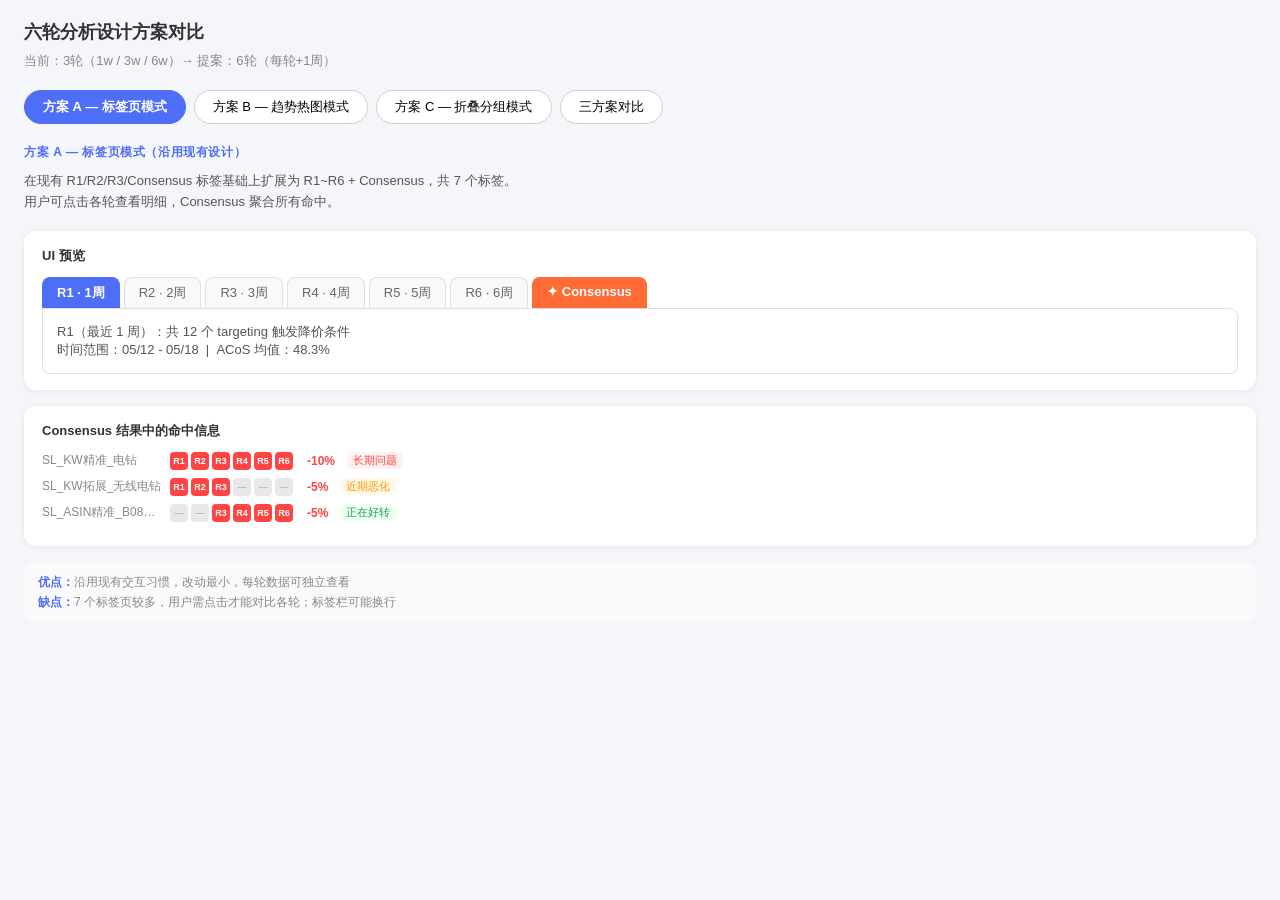
<file: .claude/brainstorm-mockup.html>
<!DOCTYPE html>
<html lang="zh">
<head>
<meta charset="UTF-8">
<title>六轮分析 UI 方案对比</title>
<style>
  * { box-sizing: border-box; margin: 0; padding: 0; }
  body { font-family: 'PingFang SC', 'Microsoft YaHei', sans-serif; background: #f5f6fa; color: #222; }
  h1 { font-size: 18px; padding: 20px 24px 8px; color: #333; }
  .subtitle { font-size: 13px; color: #888; padding: 0 24px 20px; }

  /* ── 方案切换 ── */
  .scheme-bar { display: flex; gap: 8px; padding: 0 24px 20px; }
  .scheme-btn { padding: 7px 18px; border-radius: 20px; border: 1.5px solid #d0d0d0;
    background: #fff; font-size: 13px; cursor: pointer; transition: all .15s; }
  .scheme-btn.active { background: #4f6ef7; color: #fff; border-color: #4f6ef7; font-weight: 600; }

  .scheme { display: none; padding: 0 24px 40px; }
  .scheme.active { display: block; }

  .scheme-label { font-size: 12px; color: #4f6ef7; font-weight: 700; letter-spacing: .05em;
    text-transform: uppercase; margin-bottom: 10px; }
  .scheme-desc { font-size: 13px; color: #555; margin-bottom: 18px; line-height: 1.6; }

  /* ── 通用 card ── */
  .card { background: #fff; border-radius: 12px; padding: 16px 18px;
    box-shadow: 0 1px 6px rgba(0,0,0,.07); margin-bottom: 16px; }
  .card-title { font-size: 13px; font-weight: 600; color: #333; margin-bottom: 12px; }

  /* ── Tab bar ── */
  .tab-bar { display: flex; gap: 4px; flex-wrap: wrap; }
  .tab { padding: 6px 14px; border-radius: 8px 8px 0 0; font-size: 13px; cursor: pointer;
    border: 1.5px solid #e0e0e0; border-bottom: none; background: #f9f9f9; color: #666; }
  .tab.active { background: #4f6ef7; color: #fff; border-color: #4f6ef7; font-weight: 600; }
  .tab.consensus { background: #ff6b35; color: #fff; border-color: #ff6b35; font-weight: 700; }
  .tab-content { border: 1.5px solid #e0e0e0; border-radius: 0 8px 8px 8px;
    padding: 14px; font-size: 13px; color: #555; min-height: 60px; }

  /* ── 命中标签 ── */
  .hit-badge { display: inline-block; padding: 2px 8px; border-radius: 10px;
    font-size: 11px; font-weight: 700; margin: 2px; }
  .hit-6 { background: #ff4444; color: #fff; }
  .hit-5 { background: #ff7700; color: #fff; }
  .hit-4 { background: #ffaa00; color: #fff; }
  .hit-3 { background: #88c057; color: #fff; }
  .hit-2 { background: #4f6ef7; color: #fff; }
  .hit-1 { background: #ccc; color: #fff; }

  /* ── 趋势条 ── */
  .trend-row { display: flex; align-items: center; gap: 8px; margin-bottom: 8px; }
  .trend-label { font-size: 12px; color: #888; width: 120px; flex-shrink: 0;
    overflow: hidden; text-overflow: ellipsis; white-space: nowrap; }
  .trend-dots { display: flex; gap: 3px; }
  .dot { width: 18px; height: 18px; border-radius: 4px; font-size: 9px;
    display: flex; align-items: center; justify-content: center; color: #fff; font-weight: 700; }
  .dot.hit  { background: #ff4444; }
  .dot.miss { background: #e8e8e8; color: #bbb; }
  .dot-label { font-size: 10px; color: #aaa; }
  .trend-adj { font-size: 12px; color: #ff4444; font-weight: 700; margin-left: 6px; }
  .trend-tag { font-size: 11px; padding: 1px 6px; border-radius: 6px; margin-left: 4px; }
  .tag-bad  { background: #fff0f0; color: #ff4444; }
  .tag-good { background: #f0fff4; color: #18a058; }
  .tag-new  { background: #fff8e6; color: #ff9900; }

  /* ── 置信度 ── */
  .conf-bar { display: flex; align-items: center; gap: 6px; }
  .conf-fill { height: 8px; border-radius: 4px; }
  .conf-6 { width: 100%; background: #ff4444; }
  .conf-5 { width: 83%;  background: #ff7700; }
  .conf-4 { width: 67%;  background: #ffaa00; }
  .conf-3 { width: 50%;  background: #88c057; }
  .conf-2 { width: 33%;  background: #4f6ef7; }
  .conf-text { font-size: 12px; color: #888; }

  /* ── 对比表 ── */
  table { width: 100%; border-collapse: collapse; font-size: 13px; }
  th { background: #f0f2ff; padding: 8px 10px; text-align: left; font-weight: 600; color: #4f6ef7; }
  td { padding: 7px 10px; border-bottom: 1px solid #f0f0f0; color: #444; }
  tr:last-child td { border: none; }
  .pro  { color: #18a058; font-weight: 600; }
  .con  { color: #ff4444; }
  .rec  { background: #f0f5ff; }

  .divider { height: 1px; background: #f0f0f0; margin: 16px 0; }
  .note { font-size: 12px; color: #888; background: #fafafa; border-radius: 8px;
    padding: 10px 14px; margin-top: 10px; line-height: 1.7; }
  .note b { color: #4f6ef7; }
</style>
</head>
<body>

<h1>六轮分析设计方案对比</h1>
<p class="subtitle">当前：3轮（1w / 3w / 6w）→ 提案：6轮（每轮+1周）</p>

<div class="scheme-bar">
  <button class="scheme-btn active" onclick="showScheme('A')">方案 A — 标签页模式</button>
  <button class="scheme-btn" onclick="showScheme('B')">方案 B — 趋势热图模式</button>
  <button class="scheme-btn" onclick="showScheme('C')">方案 C — 折叠分组模式</button>
  <button class="scheme-btn" onclick="showScheme('compare')">三方案对比</button>
</div>

<!-- ══════════════════════════════════════════════════════════ -->
<!-- 方案 A -->
<!-- ══════════════════════════════════════════════════════════ -->
<div class="scheme active" id="scheme-A">
  <div class="scheme-label">方案 A — 标签页模式（沿用现有设计）</div>
  <div class="scheme-desc">
    在现有 R1/R2/R3/Consensus 标签基础上扩展为 R1~R6 + Consensus，共 7 个标签。<br>
    用户可点击各轮查看明细，Consensus 聚合所有命中。
  </div>

  <div class="card">
    <div class="card-title">UI 预览</div>
    <div class="tab-bar">
      <div class="tab active">R1 · 1周</div>
      <div class="tab">R2 · 2周</div>
      <div class="tab">R3 · 3周</div>
      <div class="tab">R4 · 4周</div>
      <div class="tab">R5 · 5周</div>
      <div class="tab">R6 · 6周</div>
      <div class="tab consensus">✦ Consensus</div>
    </div>
    <div class="tab-content">
      R1（最近 1 周）：共 12 个 targeting 触发降价条件<br>
      时间范围：05/12 - 05/18 &nbsp;|&nbsp; ACoS 均值：48.3%
    </div>
  </div>

  <div class="card">
    <div class="card-title">Consensus 结果中的命中信息</div>
    <div class="trend-row">
      <div class="trend-label">SL_KW精准_电钻</div>
      <div class="trend-dots">
        <div class="dot hit">R1</div><div class="dot hit">R2</div>
        <div class="dot hit">R3</div><div class="dot hit">R4</div>
        <div class="dot hit">R5</div><div class="dot hit">R6</div>
      </div>
      <span class="trend-adj">-10%</span>
      <span class="trend-tag tag-bad">长期问题</span>
    </div>
    <div class="trend-row">
      <div class="trend-label">SL_KW拓展_无线电钻</div>
      <div class="trend-dots">
        <div class="dot hit">R1</div><div class="dot hit">R2</div>
        <div class="dot hit">R3</div><div class="dot miss">—</div>
        <div class="dot miss">—</div><div class="dot miss">—</div>
      </div>
      <span class="trend-adj">-5%</span>
      <span class="trend-tag tag-new">近期恶化</span>
    </div>
    <div class="trend-row">
      <div class="trend-label">SL_ASIN精准_B08XYZ</div>
      <div class="trend-dots">
        <div class="dot miss">—</div><div class="dot miss">—</div>
        <div class="dot hit">R3</div><div class="dot hit">R4</div>
        <div class="dot hit">R5</div><div class="dot hit">R6</div>
      </div>
      <span class="trend-adj">-5%</span>
      <span class="trend-tag tag-good">正在好转</span>
    </div>
  </div>

  <div class="note">
    <b>优点：</b>沿用现有交互习惯，改动最小，每轮数据可独立查看<br>
    <b>缺点：</b>7 个标签页较多，用户需点击才能对比各轮；标签栏可能换行
  </div>
</div>

<!-- ══════════════════════════════════════════════════════════ -->
<!-- 方案 B -->
<!-- ══════════════════════════════════════════════════════════ -->
<div class="scheme" id="scheme-B">
  <div class="scheme-label">方案 B — 趋势热图模式（主推 Consensus，各轮降为辅助信息）</div>
  <div class="scheme-desc">
    不展示 R1~R6 各独立标签，只展示 Consensus 结果。<br>
    每条 targeting 用热图色块显示命中了哪几轮，命中数即置信度。
  </div>

  <div class="card">
    <div class="card-title">Consensus 列表（热图视图）</div>
    <div style="display:flex;gap:8px;margin-bottom:10px;font-size:11px;color:#888;">
      <span>命中轮次热图：</span>
      <span style="display:flex;gap:3px;align-items:center;">
        <div class="dot hit" style="font-size:9px">●</div><span>命中</span>
        <div class="dot miss" style="font-size:9px;margin-left:6px">○</div><span>未中</span>
      </span>
      <span style="margin-left:auto;">R1=近1周 … R6=近6周</span>
    </div>

    <div style="display:flex;font-size:11px;color:#aaa;margin-bottom:4px;">
      <div style="width:160px"></div>
      <div style="display:flex;gap:3px;">
        <div style="width:18px;text-align:center;">R6</div>
        <div style="width:18px;text-align:center;">R5</div>
        <div style="width:18px;text-align:center;">R4</div>
        <div style="width:18px;text-align:center;">R3</div>
        <div style="width:18px;text-align:center;">R2</div>
        <div style="width:18px;text-align:center;">R1</div>
      </div>
      <div style="width:50px;text-align:right;margin-left:8px;">降幅</div>
      <div style="margin-left:8px;">趋势</div>
    </div>

    <div class="trend-row">
      <div class="trend-label">SL_KW精准_电钻</div>
      <div class="trend-dots">
        <div class="dot hit"></div><div class="dot hit"></div><div class="dot hit"></div>
        <div class="dot hit"></div><div class="dot hit"></div><div class="dot hit"></div>
      </div>
      <span class="trend-adj" style="width:40px;">-10%</span>
      <span class="trend-tag tag-bad">长期持续</span>
    </div>
    <div class="trend-row">
      <div class="trend-label">SL_KW拓展_无线电钻</div>
      <div class="trend-dots">
        <div class="dot miss"></div><div class="dot miss"></div><div class="dot miss"></div>
        <div class="dot hit"></div><div class="dot hit"></div><div class="dot hit"></div>
      </div>
      <span class="trend-adj" style="width:40px;">-5%</span>
      <span class="trend-tag tag-new">近期恶化</span>
    </div>
    <div class="trend-row">
      <div class="trend-label">DL_ASIN精准_B08XYZ</div>
      <div class="trend-dots">
        <div class="dot hit"></div><div class="dot hit"></div><div class="dot hit"></div>
        <div class="dot miss"></div><div class="dot miss"></div><div class="dot miss"></div>
      </div>
      <span class="trend-adj" style="width:40px;">-5%</span>
      <span class="trend-tag tag-good">正在好转</span>
    </div>
    <div class="trend-row">
      <div class="trend-label">SL_KW精准_锂电钻</div>
      <div class="trend-dots">
        <div class="dot hit"></div><div class="dot miss"></div><div class="dot hit"></div>
        <div class="dot miss"></div><div class="dot hit"></div><div class="dot miss"></div>
      </div>
      <span class="trend-adj" style="width:40px;">-5%</span>
      <span class="trend-tag" style="background:#f5f0ff;color:#7c3aed;">间断波动</span>
    </div>

    <div class="divider"></div>

    <div class="card-title">置信度说明（命中轮数/6）</div>
    <div style="display:flex;flex-direction:column;gap:6px;margin-top:4px;">
      <div class="conf-bar"><span class="hit-badge hit-6">6/6</span><div class="conf-fill conf-6"></div><span class="conf-text">极高置信，长期问题</span></div>
      <div class="conf-bar"><span class="hit-badge hit-5">5/6</span><div class="conf-fill conf-5"></div><span class="conf-text">很高置信</span></div>
      <div class="conf-bar"><span class="hit-badge hit-4">4/6</span><div class="conf-fill conf-4"></div><span class="conf-text">较高置信</span></div>
      <div class="conf-bar"><span class="hit-badge hit-3">3/6</span><div class="conf-fill conf-3"></div><span class="conf-text">中等置信（门槛线）</span></div>
      <div class="conf-bar"><span class="hit-badge hit-2">2/6</span><div class="conf-fill conf-2"></div><span class="conf-text">低置信，谨慎参考</span></div>
    </div>
  </div>

  <div class="note">
    <b>优点：</b>一屏看清每条 targeting 的时间趋势，信息密度高；命中数即置信度，决策依据直观<br>
    <b>缺点：</b>各轮明细数据不可见（需要额外入口），改动前端较多
  </div>
</div>

<!-- ══════════════════════════════════════════════════════════ -->
<!-- 方案 C -->
<!-- ══════════════════════════════════════════════════════════ -->
<div class="scheme" id="scheme-C">
  <div class="scheme-label">方案 C — 折叠分组模式（Consensus 主视图 + 各轮按需展开）</div>
  <div class="scheme-desc">
    主界面只展示 Consensus，上方有 R1~R6 的摘要数字。<br>
    点击任意轮次数字可展开该轮详情（Accordion 折叠）。
  </div>

  <div class="card">
    <div class="card-title">轮次摘要栏（点击展开）</div>
    <div style="display:flex;gap:8px;flex-wrap:wrap;margin-bottom:12px;">
      <div style="flex:1;min-width:80px;border:1.5px solid #e0e0e0;border-radius:8px;padding:10px;text-align:center;cursor:pointer;">
        <div style="font-size:11px;color:#888;">R1 · 1周</div>
        <div style="font-size:20px;font-weight:700;color:#ff4444;">12</div>
        <div style="font-size:10px;color:#aaa;">条建议</div>
      </div>
      <div style="flex:1;min-width:80px;border:1.5px solid #e0e0e0;border-radius:8px;padding:10px;text-align:center;cursor:pointer;">
        <div style="font-size:11px;color:#888;">R2 · 2周</div>
        <div style="font-size:20px;font-weight:700;color:#ff7700;">18</div>
        <div style="font-size:10px;color:#aaa;">条建议</div>
      </div>
      <div style="flex:1;min-width:80px;border:1.5px solid #e0e0e0;border-radius:8px;padding:10px;text-align:center;cursor:pointer;">
        <div style="font-size:11px;color:#888;">R3 · 3周</div>
        <div style="font-size:20px;font-weight:700;color:#ffaa00;">21</div>
        <div style="font-size:10px;color:#aaa;">条建议</div>
      </div>
      <div style="flex:1;min-width:80px;border:1.5px solid #e0e0e0;border-radius:8px;padding:10px;text-align:center;cursor:pointer;">
        <div style="font-size:11px;color:#888;">R4 · 4周</div>
        <div style="font-size:20px;font-weight:700;color:#88c057;">24</div>
        <div style="font-size:10px;color:#aaa;">条建议</div>
      </div>
      <div style="flex:1;min-width:80px;border:1.5px solid #e0e0e0;border-radius:8px;padding:10px;text-align:center;cursor:pointer;">
        <div style="font-size:11px;color:#888;">R5 · 5周</div>
        <div style="font-size:20px;font-weight:700;color:#4f6ef7;">27</div>
        <div style="font-size:10px;color:#aaa;">条建议</div>
      </div>
      <div style="flex:1;min-width:80px;border:1.5px solid #e0e0e0;border-radius:8px;padding:10px;text-align:center;cursor:pointer;">
        <div style="font-size:11px;color:#888;">R6 · 6周</div>
        <div style="font-size:20px;font-weight:700;color:#4f6ef7;">29</div>
        <div style="font-size:10px;color:#aaa;">条建议</div>
      </div>
    </div>

    <div style="border:1.5px solid #ff6b35;border-radius:8px;padding:12px;">
      <div style="font-size:13px;font-weight:700;color:#ff6b35;margin-bottom:8px;">
        ✦ Consensus &nbsp;<span style="font-weight:400;font-size:12px;color:#888;">共 9 条（≥3/6 轮命中）</span>
      </div>
      <div class="trend-row">
        <div class="trend-label">SL_KW精准_电钻</div>
        <div class="trend-dots">
          <div class="dot hit"></div><div class="dot hit"></div><div class="dot hit"></div>
          <div class="dot hit"></div><div class="dot hit"></div><div class="dot hit"></div>
        </div>
        <span class="trend-adj">-10%</span>
      </div>
      <div class="trend-row">
        <div class="trend-label">DL_KW拓展_无线</div>
        <div class="trend-dots">
          <div class="dot miss"></div><div class="dot miss"></div><div class="dot miss"></div>
          <div class="dot hit"></div><div class="dot hit"></div><div class="dot hit"></div>
        </div>
        <span class="trend-adj">-5%</span>
      </div>
    </div>
  </div>

  <div class="note">
    <b>优点：</b>主界面简洁，各轮数据按需查看，灵活性强；卡片数字一眼看出各轮建议量趋势<br>
    <b>缺点：</b>改动量最大，交互逻辑较复杂
  </div>
</div>

<!-- ══════════════════════════════════════════════════════════ -->
<!-- 对比 -->
<!-- ══════════════════════════════════════════════════════════ -->
<div class="scheme" id="scheme-compare">
  <div class="scheme-label">三方案对比总览</div>
  <div class="card">
    <table>
      <tr>
        <th>维度</th>
        <th>方案 A · 标签页</th>
        <th>方案 B · 热图</th>
        <th class="rec">方案 C · 折叠分组</th>
      </tr>
      <tr>
        <td>前端改动量</td>
        <td class="pro">小（沿用现有）</td>
        <td>中</td>
        <td class="con">大</td>
      </tr>
      <tr>
        <td>信息密度</td>
        <td>低（需点击切换）</td>
        <td class="pro">高（一屏全览）</td>
        <td>中（主次分明）</td>
      </tr>
      <tr>
        <td>趋势可读性</td>
        <td class="con">差（需对比多个 tab）</td>
        <td class="pro">最好</td>
        <td>好</td>
      </tr>
      <tr>
        <td>Tab 数量</td>
        <td class="con">7 个（可能拥挤）</td>
        <td class="pro">1 个（只有 Consensus）</td>
        <td>1 主 + 6 折叠</td>
      </tr>
      <tr>
        <td>各轮明细可见</td>
        <td class="pro">全可见</td>
        <td class="con">不可见</td>
        <td class="pro">可展开</td>
      </tr>
      <tr>
        <td>适合场景</td>
        <td>需要逐轮审查</td>
        <td>快速决策</td>
        <td class="rec">兼顾概览与明细</td>
      </tr>
    </table>
  </div>
  <div class="note" style="margin:0 0 0 0;">
    <b>推荐：</b>方案 B（热图）用于 Consensus 主视图，命中热图 + 趋势标签让决策依据一目了然。<br>
    各轮明细可在 Consensus 页内点击行展开，或保留少量关键轮次（R1 / R3 / R6）的标签页供参考。
  </div>
</div>

<script>
  function showScheme(id) {
    document.querySelectorAll('.scheme').forEach(el => el.classList.remove('active'));
    document.querySelectorAll('.scheme-btn').forEach(el => el.classList.remove('active'));
    document.getElementById('scheme-' + id).classList.add('active');
    event.target.classList.add('active');
  }
</script>
</body>
</html>
</file>
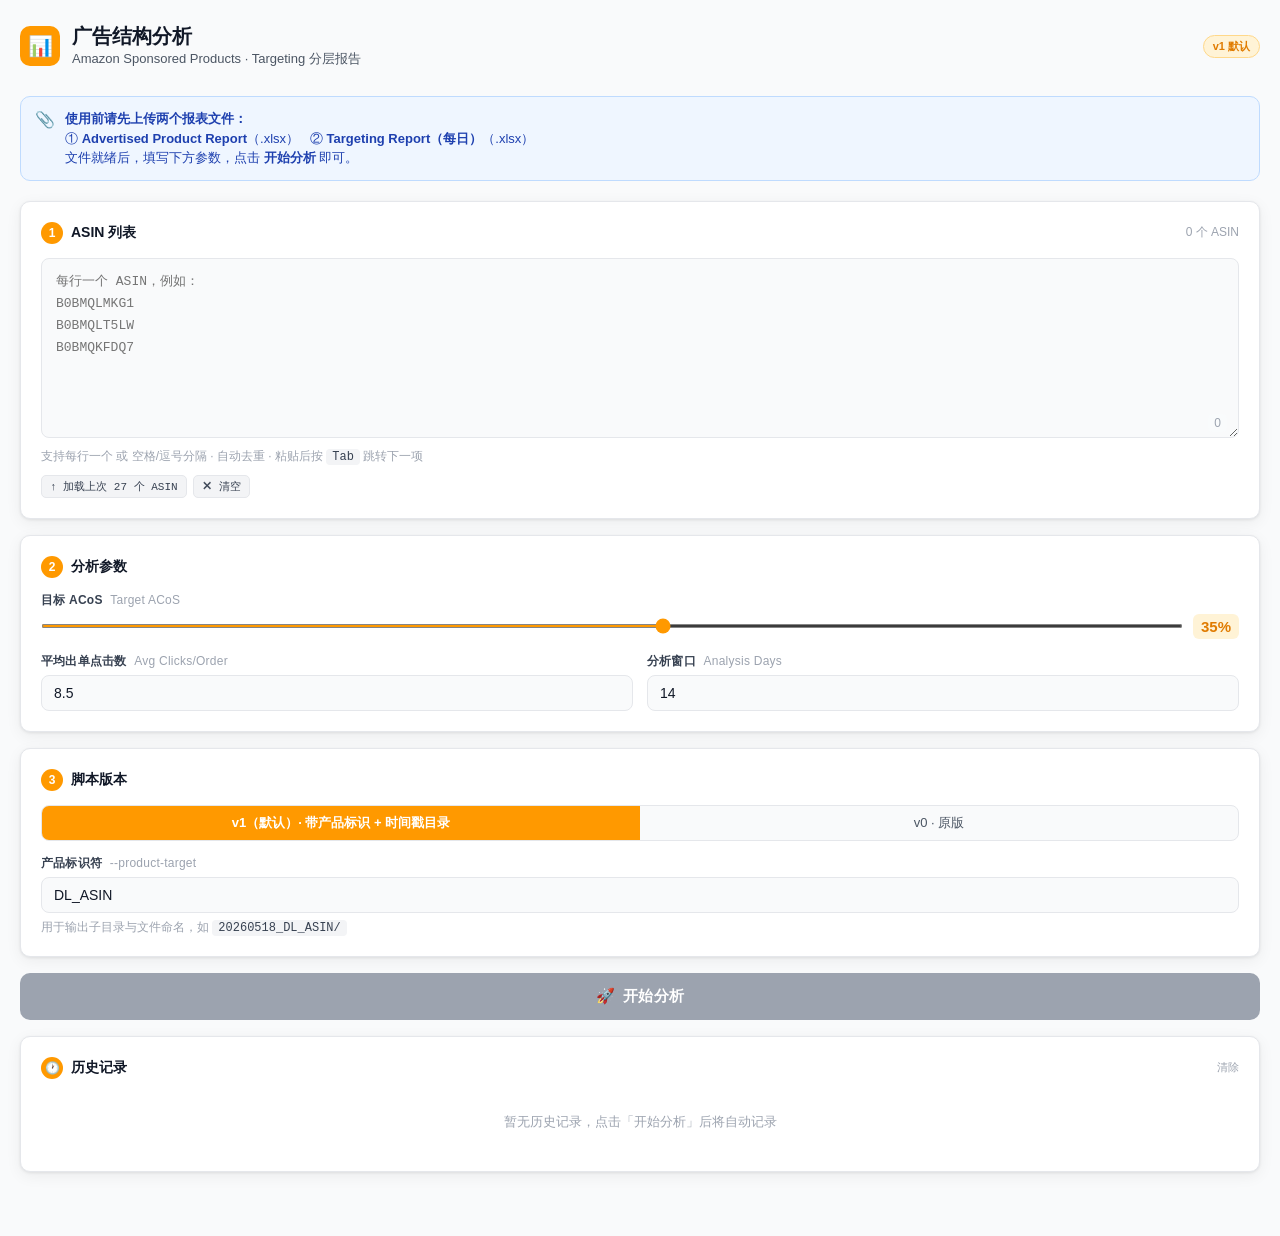
<file: run_targeting_structure_report/targeting_report_launcher.html>
<!DOCTYPE html>
<html lang="zh-CN">
<head>
<meta charset="UTF-8">
<meta name="viewport" content="width=device-width, initial-scale=1.0">
<title>广告结构分析 · 快速启动</title>
<style>
  :root {
    color-scheme: light;
    --orange: #FF9900;
    --orange-dark: #e07b00;
    --orange-light: #FFF3D6;
    --blue: #146EB4;
    --green: #1a7f4f;
    --green-bg: #edfaf3;
    --red: #c0392b;
    --red-bg: #fdf0ef;
    --gray-50: #f9fafb;
    --gray-100: #f3f4f6;
    --gray-200: #e5e7eb;
    --gray-400: #9ca3af;
    --gray-600: #4b5563;
    --gray-700: #374151;
    --gray-900: #111827;
    --radius: 10px;
    --shadow: 0 1px 3px rgba(0,0,0,.08), 0 4px 16px rgba(0,0,0,.06);
  }

  * { box-sizing: border-box; margin: 0; padding: 0; }

  body {
    font-family: -apple-system, BlinkMacSystemFont, 'Segoe UI', sans-serif;
    background: var(--gray-50);
    color: var(--gray-900);
    min-height: 100vh;
    padding: 24px 20px 48px;
  }

  /* ── Header ── */
  .header {
    display: flex;
    align-items: center;
    gap: 12px;
    margin-bottom: 28px;
  }
  .logo {
    width: 40px; height: 40px;
    background: var(--orange);
    border-radius: 10px;
    display: flex; align-items: center; justify-content: center;
    font-size: 20px;
    flex-shrink: 0;
  }
  .header h1 {
    font-size: 20px;
    font-weight: 700;
    color: var(--gray-900);
    line-height: 1.2;
  }
  .header p {
    font-size: 13px;
    color: var(--gray-600);
    margin-top: 2px;
  }
  .version-badge {
    margin-left: auto;
    background: var(--orange-light);
    color: var(--orange-dark);
    font-size: 11px;
    font-weight: 600;
    padding: 3px 9px;
    border-radius: 20px;
    border: 1px solid #ffd88a;
    white-space: nowrap;
  }

  /* ── Reminder Banner ── */
  .banner {
    background: #eff6ff;
    border: 1px solid #bfdbfe;
    border-radius: var(--radius);
    padding: 12px 14px;
    margin-bottom: 20px;
    display: flex;
    gap: 10px;
    align-items: flex-start;
  }
  .banner-icon { font-size: 16px; flex-shrink: 0; margin-top: 1px; }
  .banner p { font-size: 13px; color: #1e40af; line-height: 1.5; }
  .banner strong { font-weight: 600; }

  /* ── Cards ── */
  .card {
    background: #fff;
    border: 1px solid var(--gray-200);
    border-radius: var(--radius);
    padding: 20px;
    margin-bottom: 16px;
    box-shadow: var(--shadow);
  }
  .card-header {
    display: flex;
    align-items: center;
    gap: 8px;
    margin-bottom: 14px;
  }
  .card-num {
    width: 22px; height: 22px;
    background: var(--orange);
    color: #fff;
    border-radius: 50%;
    font-size: 12px;
    font-weight: 700;
    display: flex; align-items: center; justify-content: center;
    flex-shrink: 0;
  }
  .card-title {
    font-size: 14px;
    font-weight: 600;
    color: var(--gray-900);
  }
  .card-sub {
    font-size: 12px;
    color: var(--gray-400);
    margin-left: auto;
  }

  /* ── ASIN Textarea ── */
  .asin-wrap { position: relative; }
  textarea {
    width: 100%;
    font-family: 'SF Mono', 'Fira Code', monospace;
    font-size: 13px;
    line-height: 1.7;
    border: 1.5px solid var(--gray-200);
    border-radius: 8px;
    padding: 12px 14px;
    resize: vertical;
    min-height: 180px;
    color: var(--gray-900);
    background: var(--gray-50);
    transition: border-color .15s;
    outline: none;
  }
  textarea:focus { border-color: var(--orange); background: #fff; }
  .asin-counter {
    position: absolute;
    bottom: 10px; right: 12px;
    font-size: 12px;
    color: var(--gray-400);
    pointer-events: none;
    background: rgba(249,250,251,.85);
    padding: 2px 6px;
    border-radius: 4px;
  }
  .asin-counter.has-asins { color: var(--orange-dark); font-weight: 600; }

  /* ── Paste helpers ── */
  .paste-hint {
    font-size: 12px;
    color: var(--gray-400);
    margin-top: 6px;
  }
  .paste-hint span {
    display: inline-block;
    background: var(--gray-100);
    border-radius: 4px;
    padding: 1px 6px;
    font-family: monospace;
    color: var(--gray-700);
  }

  /* ── Quick ASIN chips ── */
  .quick-asins {
    display: flex;
    flex-wrap: wrap;
    gap: 6px;
    margin-top: 10px;
  }
  .chip {
    font-size: 11px;
    background: var(--gray-100);
    border: 1px solid var(--gray-200);
    border-radius: 5px;
    padding: 3px 8px;
    cursor: pointer;
    color: var(--gray-700);
    font-family: monospace;
    transition: background .1s;
    user-select: none;
  }
  .chip:hover { background: var(--orange-light); border-color: var(--orange); color: var(--orange-dark); }
  .chip.active { background: var(--orange); color: #fff; border-color: var(--orange); }

  /* ── Param grid ── */
  .param-grid {
    display: grid;
    grid-template-columns: 1fr 1fr;
    gap: 14px;
  }
  .param-group { display: flex; flex-direction: column; gap: 5px; }
  .param-group.full { grid-column: 1 / -1; }
  label {
    font-size: 12px;
    font-weight: 600;
    color: var(--gray-700);
    letter-spacing: .02em;
  }
  .label-hint {
    font-weight: 400;
    color: var(--gray-400);
    margin-left: 4px;
  }
  input[type="number"], input[type="text"] {
    width: 100%;
    padding: 9px 12px;
    font-size: 14px;
    border: 1.5px solid var(--gray-200);
    border-radius: 8px;
    background: var(--gray-50);
    color: var(--gray-900);
    outline: none;
    transition: border-color .15s;
  }
  input:focus { border-color: var(--orange); background: #fff; }

  /* ── ACoS slider ── */
  .acos-row { display: flex; align-items: center; gap: 10px; }
  .acos-row input[type="range"] {
    flex: 1;
    accent-color: var(--orange);
    cursor: pointer;
    height: 4px;
    padding: 0;
    border: none;
    background: transparent;
  }
  .acos-display {
    min-width: 46px;
    text-align: center;
    font-size: 15px;
    font-weight: 700;
    color: var(--orange-dark);
    background: var(--orange-light);
    border-radius: 6px;
    padding: 4px 8px;
  }

  /* ── Version toggle ── */
  .version-toggle {
    display: flex;
    gap: 0;
    border: 1.5px solid var(--gray-200);
    border-radius: 8px;
    overflow: hidden;
    background: var(--gray-50);
  }
  .ver-btn {
    flex: 1;
    padding: 8px;
    font-size: 13px;
    font-weight: 500;
    cursor: pointer;
    border: none;
    background: transparent;
    color: var(--gray-600);
    transition: all .15s;
  }
  .ver-btn.active {
    background: var(--orange);
    color: #fff;
    font-weight: 600;
  }

  /* ── v1 extra field ── */
  #v1-fields {
    margin-top: 14px;
    display: none;
  }
  #v1-fields.show { display: block; }

  /* ── Run button ── */
  .run-btn {
    width: 100%;
    padding: 14px;
    background: var(--orange);
    color: #fff;
    font-size: 15px;
    font-weight: 700;
    border: none;
    border-radius: 10px;
    cursor: pointer;
    display: flex;
    align-items: center;
    justify-content: center;
    gap: 8px;
    transition: background .15s, transform .1s;
    letter-spacing: .02em;
    margin-top: 4px;
  }
  .run-btn:hover { background: var(--orange-dark); }
  .run-btn:active { transform: scale(.98); }
  .run-btn:disabled { background: var(--gray-400); cursor: not-allowed; transform: none; }

  /* ── Preview box ── */
  .preview-card {
    background: var(--gray-900);
    border-radius: var(--radius);
    padding: 16px;
    margin-top: 16px;
    display: none;
  }
  .preview-card.show { display: block; }
  .preview-label {
    font-size: 11px;
    font-weight: 600;
    color: var(--gray-400);
    letter-spacing: .08em;
    text-transform: uppercase;
    margin-bottom: 10px;
  }
  .preview-text {
    font-family: 'SF Mono', 'Fira Code', monospace;
    font-size: 12px;
    color: #e5e7eb;
    line-height: 1.7;
    white-space: pre-wrap;
    word-break: break-all;
  }
  .preview-text .kw { color: #93c5fd; }
  .preview-text .val { color: #86efac; }
  .preview-text .num { color: #fde68a; }

  /* ── Stats strip ── */
  .stats-strip {
    display: flex;
    gap: 10px;
    margin-bottom: 16px;
    flex-wrap: wrap;
  }
  .stat-pill {
    background: #fff;
    border: 1px solid var(--gray-200);
    border-radius: 8px;
    padding: 10px 14px;
    flex: 1;
    min-width: 100px;
    box-shadow: var(--shadow);
  }
  .stat-pill .sl { font-size: 11px; color: var(--gray-400); margin-bottom: 2px; }
  .stat-pill .sv { font-size: 17px; font-weight: 700; color: var(--gray-900); }
  .stat-pill .sv.orange { color: var(--orange-dark); }
  .stat-pill .sv.green { color: var(--green); }
  .stat-pill .sv.red { color: var(--red); }

  /* ── History section ── */
  .history-item {
    display: flex;
    align-items: center;
    gap: 10px;
    padding: 10px 0;
    border-bottom: 1px solid var(--gray-100);
    font-size: 13px;
    color: var(--gray-700);
  }
  .history-item:last-child { border-bottom: none; }
  .history-dot {
    width: 8px; height: 8px;
    border-radius: 50%;
    background: var(--green);
    flex-shrink: 0;
  }
  .history-time { color: var(--gray-400); font-size: 12px; margin-left: auto; }

  .empty-history {
    text-align: center;
    padding: 20px;
    color: var(--gray-400);
    font-size: 13px;
  }
</style>
</head>
<body>

<!-- Header -->
<div class="header">
  <div class="logo">📊</div>
  <div>
    <h1>广告结构分析</h1>
    <p>Amazon Sponsored Products · Targeting 分层报告</p>
  </div>
  <div class="version-badge" id="active-version-badge">v1 默认</div>
</div>

<!-- File reminder -->
<div class="banner">
  <div class="banner-icon">📎</div>
  <p>
    <strong>使用前请先上传两个报表文件：</strong><br>
    ① <strong>Advertised Product Report</strong>（.xlsx）&nbsp;&nbsp;
    ② <strong>Targeting Report（每日）</strong>（.xlsx）<br>
    文件就绪后，填写下方参数，点击 <strong>开始分析</strong> 即可。
  </p>
</div>

<!-- Last run stats (populated from localStorage) -->
<div class="stats-strip" id="stats-strip" style="display:none">
  <div class="stat-pill">
    <div class="sl">上次 ACoS</div>
    <div class="sv orange" id="stat-acos">—</div>
  </div>
  <div class="stat-pill">
    <div class="sl">日均订单</div>
    <div class="sv green" id="stat-orders">—</div>
  </div>
  <div class="stat-pill">
    <div class="sl">无效花费占比</div>
    <div class="sv red" id="stat-waste">—</div>
  </div>
  <div class="stat-pill">
    <div class="sl">有效投放</div>
    <div class="sv" id="stat-effective">—</div>
  </div>
</div>

<!-- Card 1: ASINs -->
<div class="card">
  <div class="card-header">
    <div class="card-num">1</div>
    <div class="card-title">ASIN 列表</div>
    <div class="card-sub" id="asin-sub">0 个 ASIN</div>
  </div>

  <div class="asin-wrap">
    <textarea id="asin-input" placeholder="每行一个 ASIN，例如：&#10;B0BMQLMKG1&#10;B0BMQLT5LW&#10;B0BMQKFDQ7" spellcheck="false"></textarea>
    <div class="asin-counter" id="asin-counter">0</div>
  </div>
  <p class="paste-hint">支持每行一个 或 空格/逗号分隔 · 自动去重 · 粘贴后按 <span>Tab</span> 跳转下一项</p>

  <div class="quick-asins" id="quick-asins">
    <!-- Chips rendered by JS -->
  </div>
</div>

<!-- Card 2: Parameters -->
<div class="card">
  <div class="card-header">
    <div class="card-num">2</div>
    <div class="card-title">分析参数</div>
  </div>

  <div class="param-grid">
    <!-- Target ACoS -->
    <div class="param-group full">
      <label>目标 ACoS <span class="label-hint">Target ACoS</span></label>
      <div class="acos-row">
        <input type="range" id="acos-slider" min="5" max="60" step="1" value="35">
        <div class="acos-display" id="acos-display">35%</div>
      </div>
    </div>

    <!-- Avg clicks -->
    <div class="param-group">
      <label>平均出单点击数 <span class="label-hint">Avg Clicks/Order</span></label>
      <input type="number" id="clicks-input" value="8.5" min="1" max="100" step="0.5">
    </div>

    <!-- Analysis days -->
    <div class="param-group">
      <label>分析窗口 <span class="label-hint">Analysis Days</span></label>
      <input type="number" id="days-input" value="14" min="7" max="60" step="1">
    </div>
  </div>
</div>

<!-- Card 3: Version & product target -->
<div class="card">
  <div class="card-header">
    <div class="card-num">3</div>
    <div class="card-title">脚本版本</div>
  </div>

  <div class="version-toggle">
    <button class="ver-btn active" data-ver="v1" onclick="setVersion('v1')">v1（默认）· 带产品标识 + 时间戳目录</button>
    <button class="ver-btn" data-ver="v0" onclick="setVersion('v0')">v0 · 原版</button>
  </div>

  <div id="v1-fields" class="show">
    <div class="param-group" style="margin-top:14px">
      <label>产品标识符 <span class="label-hint">--product-target</span></label>
      <input type="text" id="product-target" value="DL_ASIN" placeholder="如 DL_ASIN、SL_KW、BRAND_KW">
    </div>
    <p class="paste-hint" style="margin-top:6px">用于输出子目录与文件命名，如 <span>20260518_DL_ASIN/</span></p>
  </div>
</div>

<!-- Run button -->
<button class="run-btn" id="run-btn" onclick="runAnalysis()">
  <span>🚀</span> 开始分析
</button>

<!-- Command preview -->
<div class="preview-card" id="preview-card">
  <div class="preview-label">将发送给 Claude 的指令预览</div>
  <div class="preview-text" id="preview-text"></div>
</div>

<!-- History card -->
<div class="card" style="margin-top:16px">
  <div class="card-header">
    <div class="card-num">🕐</div>
    <div class="card-title">历史记录</div>
    <button style="margin-left:auto;font-size:11px;background:none;border:none;color:var(--gray-400);cursor:pointer" onclick="clearHistory()">清除</button>
  </div>
  <div id="history-list">
    <div class="empty-history">暂无历史记录</div>
  </div>
</div>

<script>
// ── State ──
let currentVersion = 'v1';

const LAST_27 = [
  'B0BMQLMKG1','B0BMQLT5LW','B0BMQKFDQ7','B0CCD43X84','B0BMQL779Q',
  'B0CDBV251P','B0FWJWJBMW','B0G1S3B39S','B0G1S91KDN','B0BMQQ74H2',
  'B09VGHLFCJ','B0BMQL4HQJ','B0CCD6N43K','B09VGG4ZP2','B0CDBT9CBN',
  'B0FWJQZ287','B0G1S41W43','B0G1SFGSL8','B0D6G27DNH','B0DGKXLZDV',
  'B0D8TB18VS','B0D6FW6XSN','B0DGKV1PV7','B0D8SWZX4J','B0FWJR8CT6',
  'B0G1S4S678','B0G1S69FMT'
];

// ── Init ──
(function init() {
  renderChips();
  updateCounter();
  updatePreview();
  renderHistory();

  // ACoS slider
  const slider = document.getElementById('acos-slider');
  const display = document.getElementById('acos-display');
  slider.addEventListener('input', () => {
    display.textContent = slider.value + '%';
    updatePreview();
  });

  // ASIN textarea
  document.getElementById('asin-input').addEventListener('input', () => {
    updateCounter();
    updatePreview();
  });

  // other inputs
  ['clicks-input', 'days-input', 'product-target'].forEach(id => {
    const el = document.getElementById(id);
    if (el) el.addEventListener('input', updatePreview);
  });
})();

function renderChips() {
  const wrap = document.getElementById('quick-asins');
  // Show "上次 27 个" shortcut
  const chip = document.createElement('div');
  chip.className = 'chip';
  chip.textContent = '↑ 加载上次 27 个 ASIN';
  chip.onclick = () => {
    document.getElementById('asin-input').value = LAST_27.join('\n');
    updateCounter();
    updatePreview();
    chip.classList.add('active');
    setTimeout(() => chip.classList.remove('active'), 800);
  };
  wrap.appendChild(chip);

  // Clear chip
  const clear = document.createElement('div');
  clear.className = 'chip';
  clear.textContent = '✕ 清空';
  clear.onclick = () => {
    document.getElementById('asin-input').value = '';
    updateCounter();
    updatePreview();
  };
  wrap.appendChild(clear);
}

function parseAsins() {
  const raw = document.getElementById('asin-input').value;
  const tokens = raw.split(/[\n,\s]+/).map(s => s.trim()).filter(s => /^B[A-Z0-9]{9}$/i.test(s));
  // dedupe, preserve order
  return [...new Set(tokens.map(a => a.toUpperCase()))];
}

function updateCounter() {
  const asins = parseAsins();
  const n = asins.length;
  const counter = document.getElementById('asin-counter');
  const sub = document.getElementById('asin-sub');
  counter.textContent = n;
  counter.className = 'asin-counter' + (n > 0 ? ' has-asins' : '');
  sub.textContent = n > 0 ? `${n} 个 ASIN` : '0 个 ASIN';
}

function setVersion(ver) {
  currentVersion = ver;
  document.querySelectorAll('.ver-btn').forEach(b => {
    b.classList.toggle('active', b.dataset.ver === ver);
  });
  document.getElementById('v1-fields').classList.toggle('show', ver === 'v1');
  document.getElementById('active-version-badge').textContent = ver === 'v1' ? 'v1 默认' : 'v0 原版';
  updatePreview();
}

function buildPrompt() {
  const asins = parseAsins();
  const acos = document.getElementById('acos-slider').value;
  const clicks = document.getElementById('clicks-input').value;
  const days = document.getElementById('days-input').value;
  const pt = (document.getElementById('product-target')?.value || 'DL_ASIN').trim();

  if (asins.length === 0) return null;

  let msg = `请运行 amazon-targeting-structure-report skill（${currentVersion}）分析以下数据：\n\n`;
  msg += `上传的报表文件已就位。参数如下：\n`;
  msg += `- ASINs（${asins.length} 个）：${asins.join(' ')}\n`;
  msg += `- Target ACoS：${acos}%（${(parseInt(acos)/100).toFixed(2)}）\n`;
  msg += `- Avg Clicks/Order：${clicks}\n`;
  if (currentVersion === 'v1') {
    msg += `- Product Target：${pt}\n`;
  }
  if (days !== '14') {
    msg += `- Analysis Days：${days}\n`;
  }

  return msg;
}

function updatePreview() {
  const prompt = buildPrompt();
  const card = document.getElementById('preview-card');
  const pre = document.getElementById('preview-text');
  const btn = document.getElementById('run-btn');

  if (!prompt) {
    card.classList.remove('show');
    btn.disabled = true;
    btn.innerHTML = '<span>🚀</span> 开始分析';
    return;
  }

  btn.disabled = false;

  // Syntax-highlight preview
  const highlighted = prompt
    .replace(/^(请运行.*?)$/m, '<span class="kw">$1</span>')
    .replace(/(- [^：]+：)\s*(.+)/g, (_, k, v) => {
      const isNum = /^[\d.%（）]+$/.test(v.trim().split(' ')[0]);
      return k + ' <span class="' + (isNum ? 'num' : 'val') + '">' + v + '</span>';
    });

  pre.innerHTML = highlighted;
  card.classList.add('show');
}

function runAnalysis() {
  const prompt = buildPrompt();
  if (!prompt) return;

  // Save to history
  const asins = parseAsins();
  const acos = document.getElementById('acos-slider').value;
  const pt = document.getElementById('product-target')?.value || '';
  saveHistory({ asins, acos, pt, ver: currentVersion, time: Date.now() });

  sendPrompt(prompt);
}

// ── History ──
function getHistory() {
  try { return JSON.parse(localStorage.getItem('amz_report_history') || '[]'); } catch { return []; }
}
function saveHistory(entry) {
  const h = getHistory();
  h.unshift(entry);
  if (h.length > 8) h.length = 8;
  localStorage.setItem('amz_report_history', JSON.stringify(h));
  renderHistory();
}
function clearHistory() {
  localStorage.removeItem('amz_report_history');
  renderHistory();
}
function renderHistory() {
  const list = document.getElementById('history-list');
  const h = getHistory();
  if (h.length === 0) {
    list.innerHTML = '<div class="empty-history">暂无历史记录，点击「开始分析」后将自动记录</div>';
    return;
  }
  list.innerHTML = h.map(e => {
    const d = new Date(e.time);
    const timeStr = d.toLocaleString('zh-CN', { month:'2-digit', day:'2-digit', hour:'2-digit', minute:'2-digit' });
    const label = e.pt ? `${e.pt}` : `ACoS ${e.acos}%`;
    return `<div class="history-item">
      <div class="history-dot"></div>
      <span>${e.asins.length} 个 ASIN · ${label} · ${e.ver}</span>
      <span class="history-time">${timeStr}</span>
    </div>`;
  }).join('');
}
</script>
</body>
</html>
</file>
